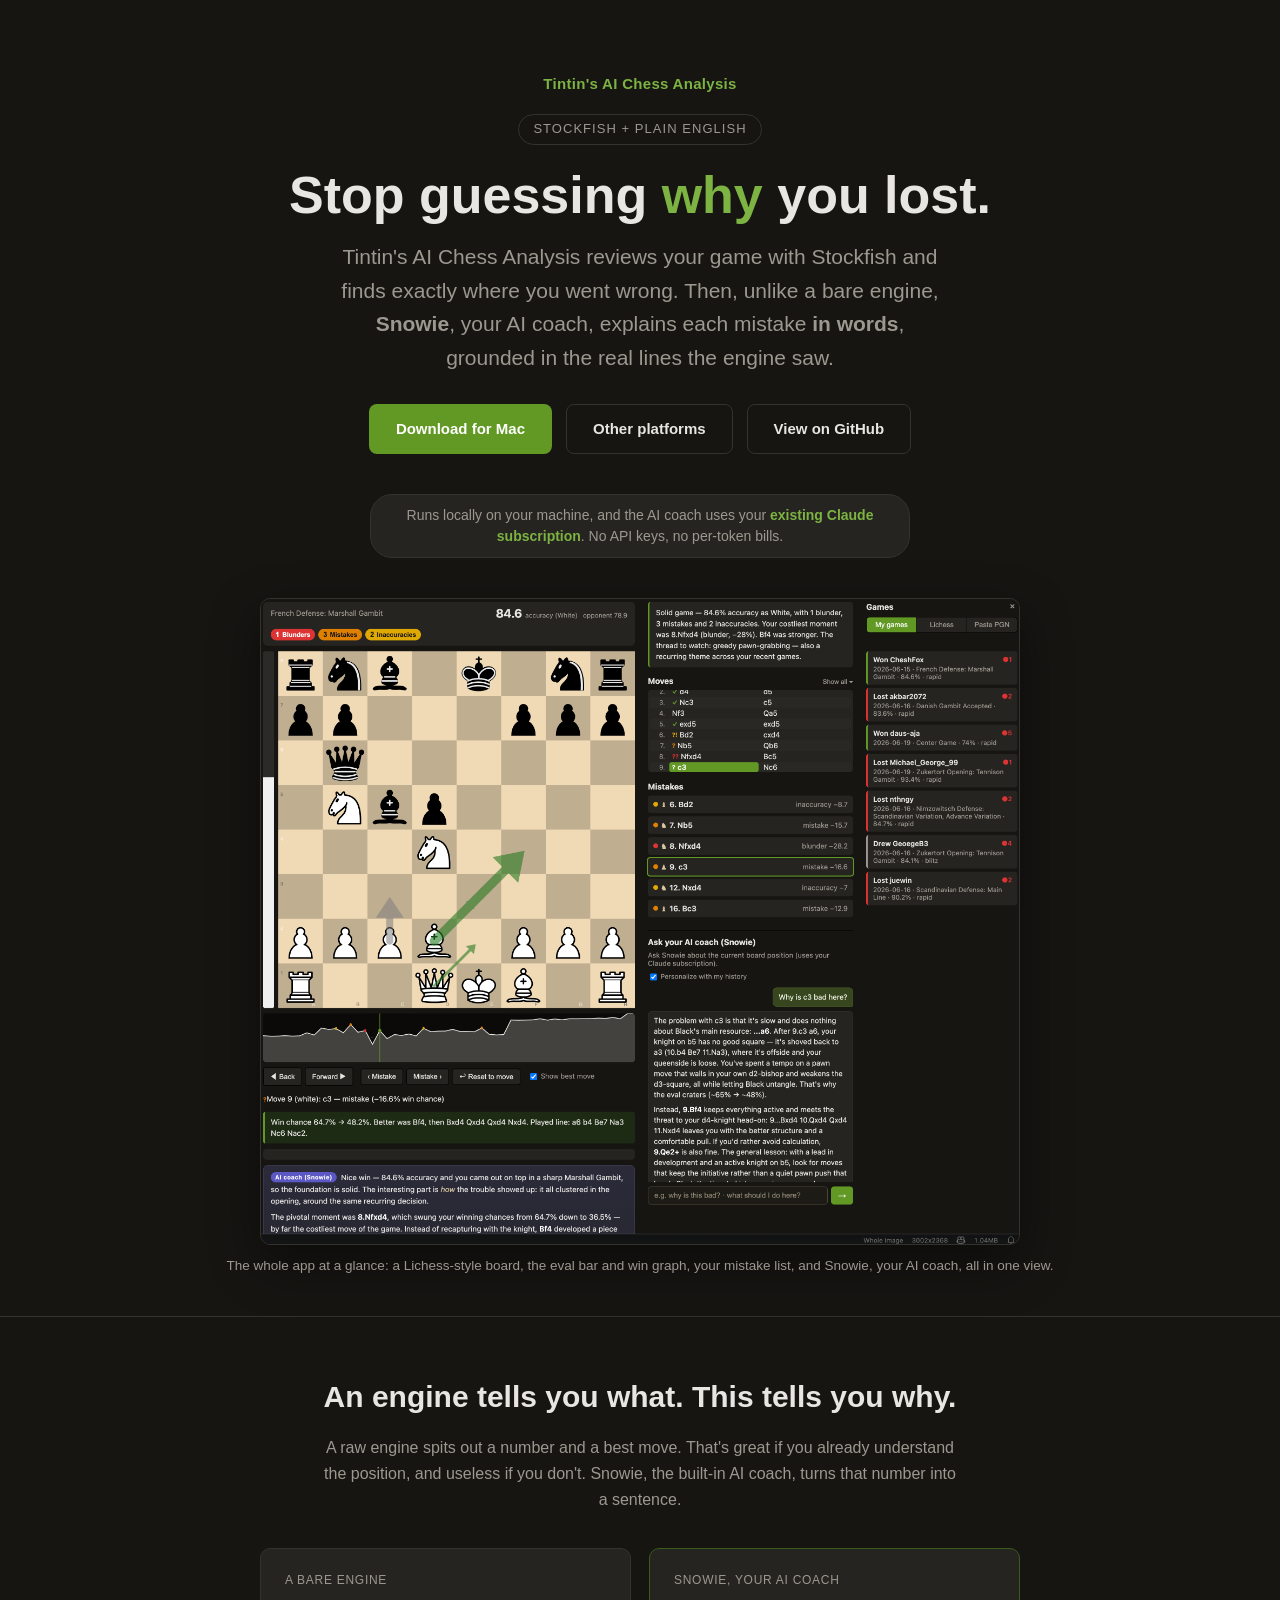
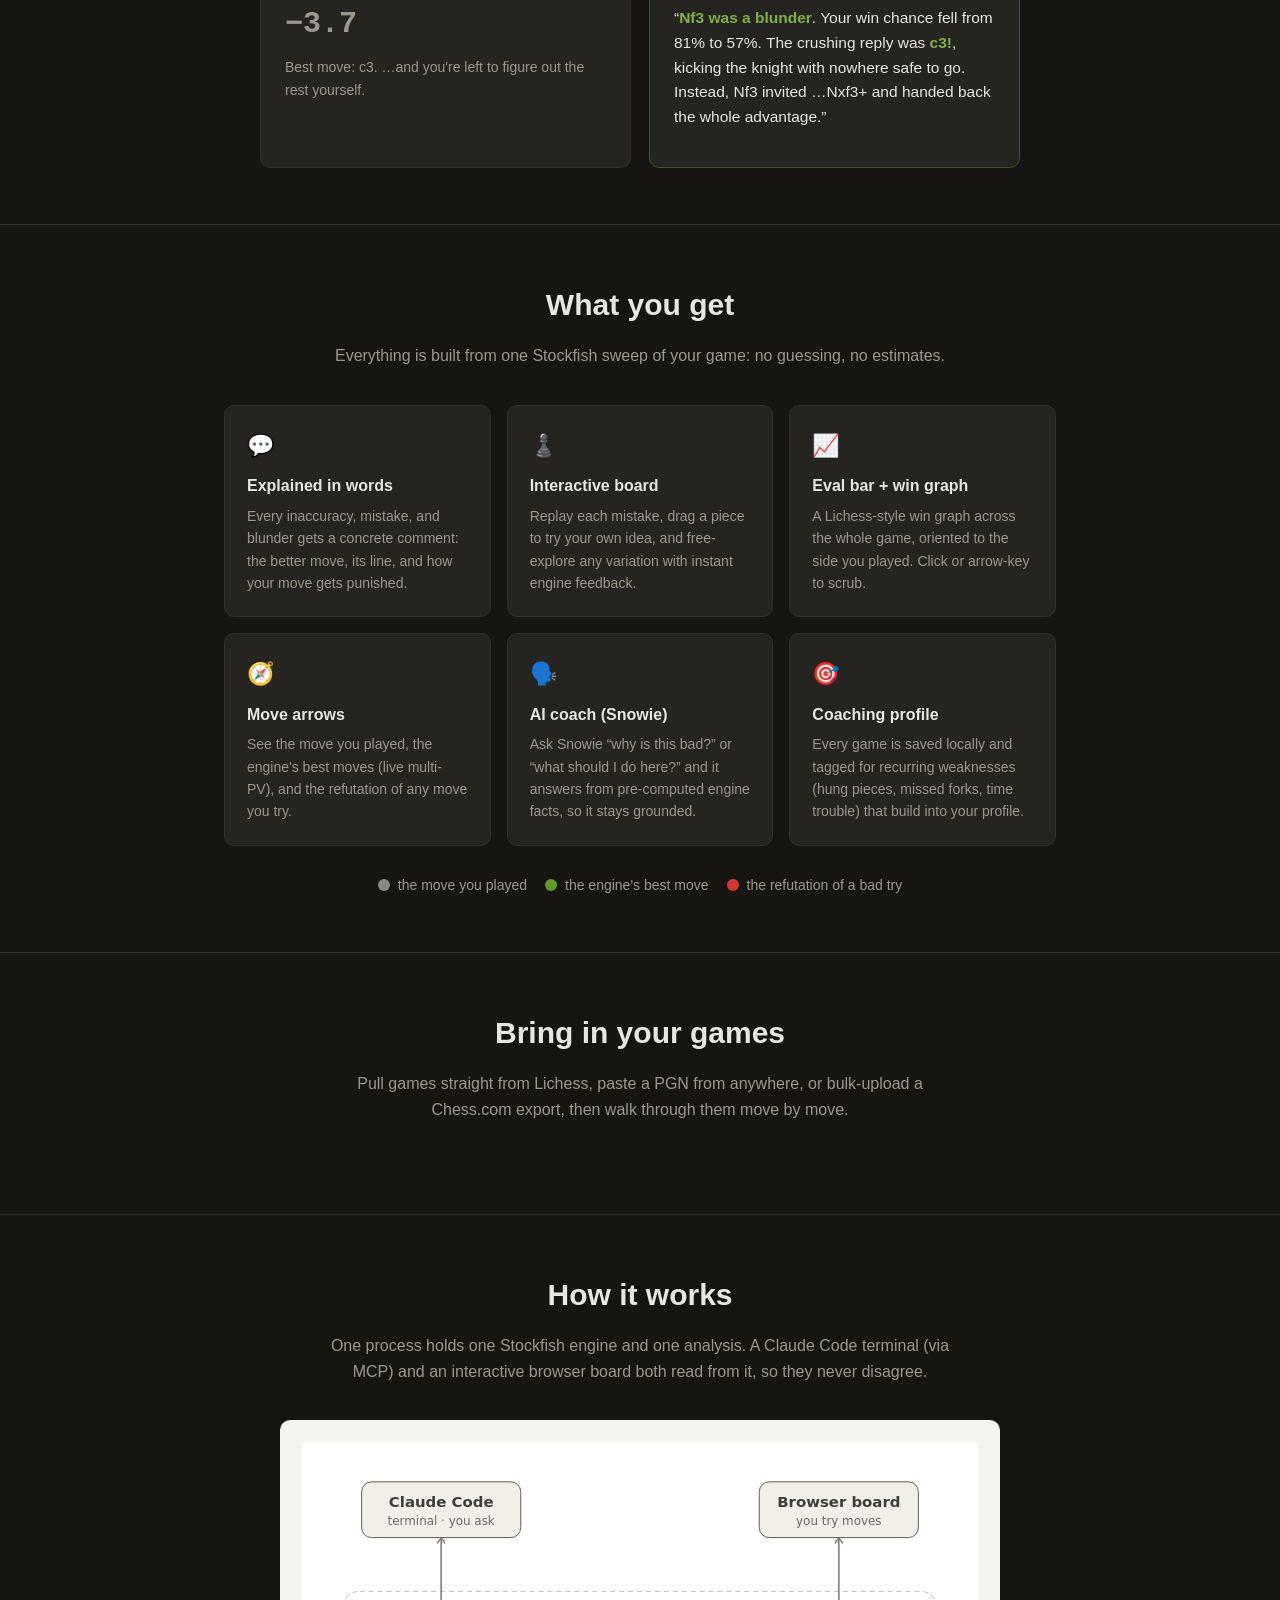
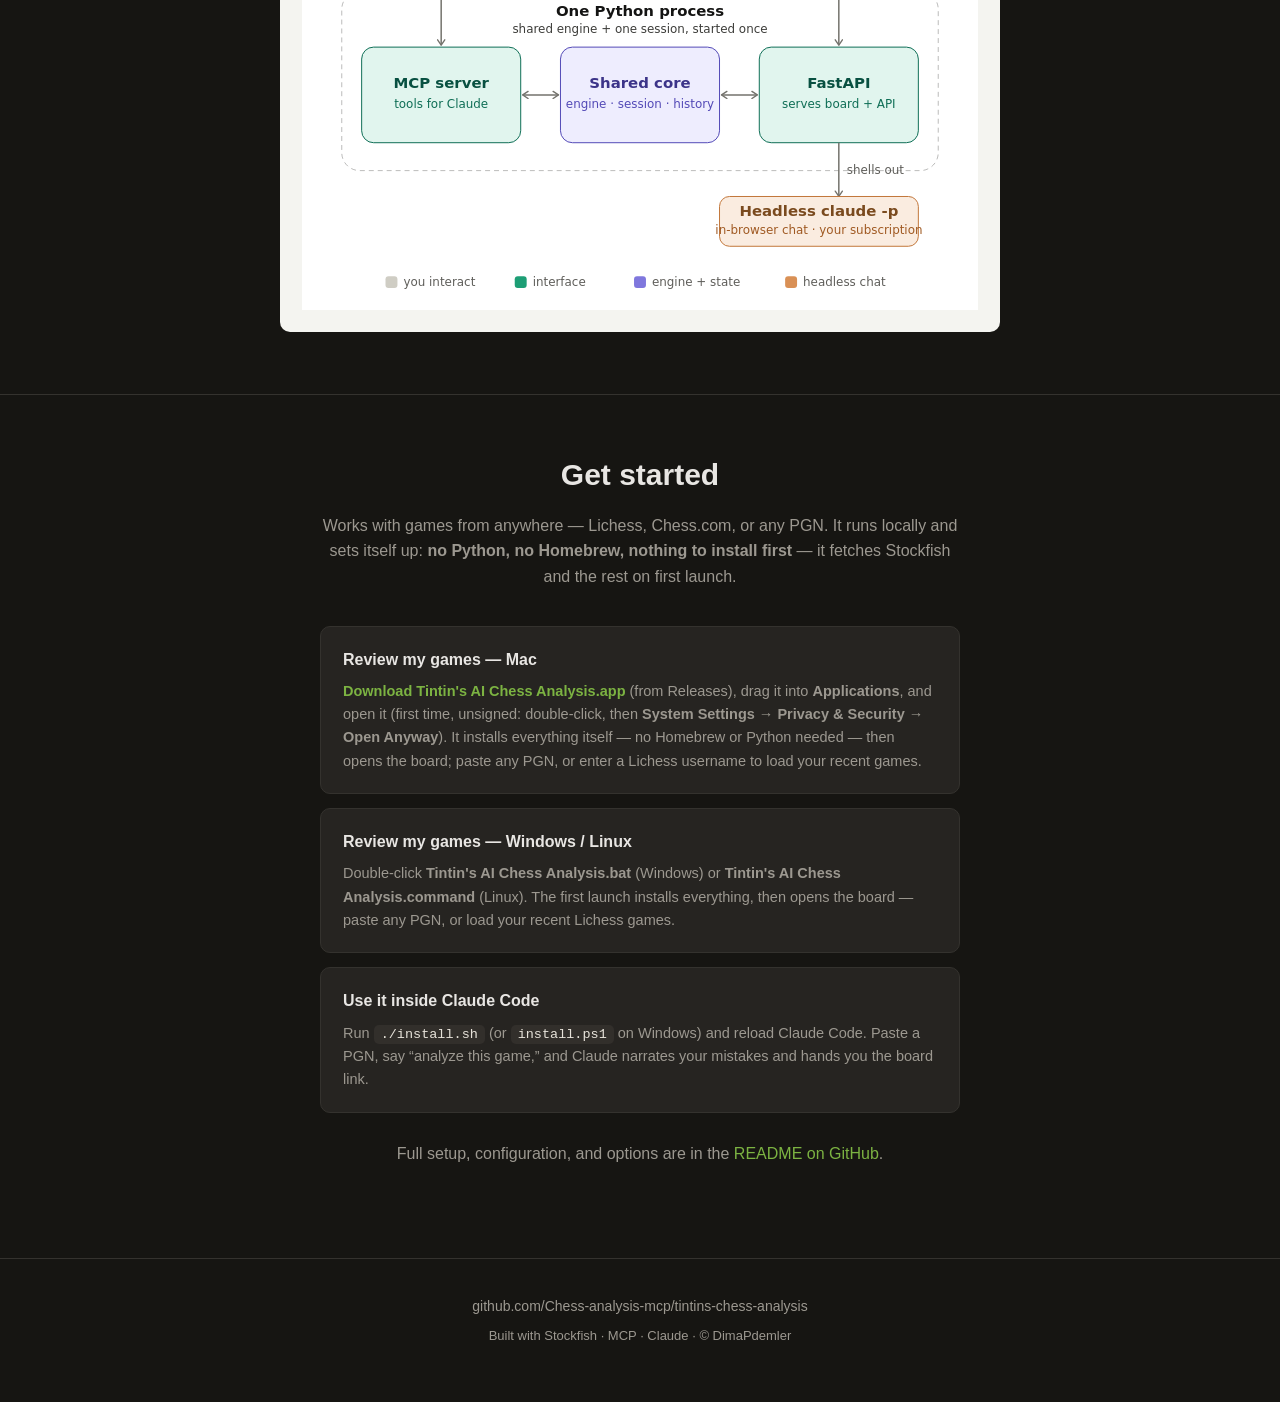
<file: docs/index.html>
<!DOCTYPE html>
<html lang="en">
<head>
  <meta charset="UTF-8" />
  <meta name="viewport" content="width=device-width, initial-scale=1.0" />
  <title>Tintin's AI Chess Analysis: your mistakes, explained in words</title>
  <meta name="description" content="Analyze a chess game with Stockfish, find where you went wrong, and, unlike a bare engine, get every mistake explained in plain words by Snowie, your AI coach, grounded in real engine lines." />
  <!-- Favicon reuses the app's icon (one level up from docs/). -->
  <link rel="icon" type="image/png" href="../frontend/favicon-32.png" />
  <link rel="icon" type="image/svg+xml" href="../frontend/favicon.svg" />
  <!-- Social share preview uses the hero screenshot. -->
  <meta property="og:title" content="Tintin's AI Chess Analysis: your mistakes, explained in words" />
  <meta property="og:description" content="Stockfish finds where you went wrong; this tool tells you why, in plain English." />
  <meta property="og:image" content="screenshots/chess_new_pipeline.png" />
  <link rel="stylesheet" href="style.css" />
</head>
<body>

  <!-- ===================== HERO ===================== -->
  <header class="hero">
    <div class="wrap">
      <div class="brand">Tintin's AI Chess Analysis</div>
      <span class="eyebrow">Stockfish + plain English</span>
      <h1>Stop guessing <span class="accent">why</span> you lost.</h1>
      <p class="tagline">
        Tintin's AI Chess Analysis reviews your game with Stockfish and finds exactly where you went
        wrong. Then, unlike a bare engine, <strong>Snowie</strong>, your AI coach, explains each
        mistake <strong>in words</strong>, grounded in the real lines the engine saw.
      </p>
      <div class="buttons">
        <a class="btn primary" href="https://github.com/Chess-analysis-mcp/tintins-chess-analysis/releases/latest">Download for Mac</a>
        <a class="btn secondary" href="#start">Other platforms</a>
        <a class="btn secondary" href="https://github.com/Chess-analysis-mcp/tintins-chess-analysis">View on GitHub</a>
      </div>

      <p class="local-note">
        Runs locally on your machine, and the AI coach uses your <strong>existing Claude
        subscription</strong>. No API keys, no per-token bills.
      </p>

      <!-- HERO SCREENSHOT: docs/screenshots/chess_new_pipeline.png
           A single shot of the whole app: the board with a mistake selected (gray "played" arrow +
           green best-move arrows + red refutation arrow), the eval bar, the win graph underneath,
           the mistake list, the Snowie AI-coach chat, and the Games panel. -->
      <figure>
        <img class="shot" src="screenshots/chess_new_pipeline.png"
             alt="The review board: a chess position with played, best, and refutation arrows, an eval bar, a win graph, a mistake list, the Snowie AI coach answering a question, and the Games panel." />
        <figcaption>The whole app at a glance: a Lichess-style board, the eval bar and win graph, your mistake list, and Snowie, your AI coach, all in one view.</figcaption>
      </figure>
    </div>
  </header>

  <!-- ===================== THE IDEA ===================== -->
  <section id="idea">
    <div class="wrap">
      <h2>An engine tells you what. This tells you why.</h2>
      <p class="lead">
        A raw engine spits out a number and a best move. That's great if you already understand the
        position, and useless if you don't. Snowie, the built-in AI coach, turns that number into a sentence.
      </p>
      <div class="contrast">
        <div class="card before">
          <div class="label">A bare engine</div>
          <div class="eval">−3.7</div>
          <p>Best move: c3. …and you're left to figure out the rest yourself.</p>
        </div>
        <div class="card after">
          <div class="label">Snowie, your AI coach</div>
          <p class="quote">
            “<b>Nf3 was a blunder</b>. Your win chance fell from 81% to 57%. The crushing reply was
            <b>c3!</b>, kicking the knight with nowhere safe to go. Instead, Nf3 invited …Nxf3+ and
            handed back the whole advantage.”
          </p>
        </div>
      </div>
    </div>
  </section>

  <!-- ===================== WHAT IT DOES ===================== -->
  <section id="features">
    <div class="wrap">
      <h2>What you get</h2>
      <p class="lead">Everything is built from one Stockfish sweep of your game: no guessing, no estimates.</p>
      <div class="features">
        <div class="feature">
          <span class="icon">💬</span>
          <h3>Explained in words</h3>
          <p>Every inaccuracy, mistake, and blunder gets a concrete comment: the better move, its line, and how your move gets punished.</p>
        </div>
        <div class="feature">
          <span class="icon">♟️</span>
          <h3>Interactive board</h3>
          <p>Replay each mistake, drag a piece to try your own idea, and free-explore any variation with instant engine feedback.</p>
        </div>
        <div class="feature">
          <span class="icon">📈</span>
          <h3>Eval bar + win graph</h3>
          <p>A Lichess-style win graph across the whole game, oriented to the side you played. Click or arrow-key to scrub.</p>
        </div>
        <div class="feature">
          <span class="icon">🧭</span>
          <h3>Move arrows</h3>
          <p>See the move you played, the engine's best moves (live multi-PV), and the refutation of any move you try.</p>
        </div>
        <div class="feature">
          <span class="icon">🗣️</span>
          <h3>AI coach (Snowie)</h3>
          <p>Ask Snowie “why is this bad?” or “what should I do here?” and it answers from pre-computed engine facts, so it stays grounded.</p>
        </div>
        <div class="feature">
          <span class="icon">🎯</span>
          <h3>Coaching profile</h3>
          <p>Every game is saved locally and tagged for recurring weaknesses (hung pieces, missed forks, time trouble) that build into your profile.</p>
        </div>
      </div>

      <div class="legend">
        <span class="chip"><span class="dot played"></span> the move you played</span>
        <span class="chip"><span class="dot best"></span> the engine's best move</span>
        <span class="chip"><span class="dot refute"></span> the refutation of a bad try</span>
      </div>
    </div>
  </section>

  <!-- ===================== BRING IN YOUR GAMES ===================== -->
  <section id="screenshots">
    <div class="wrap">
      <h2>Bring in your games</h2>
      <p class="lead">Pull games straight from Lichess, paste a PGN from anywhere, or bulk-upload a
        Chess.com export, then walk through them move by move.</p>
    </div>
  </section>

  <!-- ===================== HOW IT WORKS ===================== -->
  <section id="how">
    <div class="wrap">
      <h2>How it works</h2>
      <p class="lead">
        One process holds one Stockfish engine and one analysis. A Claude Code terminal (via MCP) and
        an interactive browser board both read from it, so they never disagree.
      </p>
      <div class="arch">
        <img src="chess_mcp_architecture.svg"
             alt="Architecture: Claude Code in the terminal and a browser board both connect into one Python process holding an MCP server, a shared Stockfish engine and session, and a FastAPI web server." />
      </div>
    </div>
  </section>

  <!-- ===================== GET STARTED ===================== -->
  <section id="start">
    <div class="wrap">
      <h2>Get started</h2>
      <p class="lead">Works with games from anywhere — Lichess, Chess.com, or any PGN. It runs locally and
        sets itself up: <strong>no Python, no Homebrew, nothing to install first</strong> — it fetches
        Stockfish and the rest on first launch.</p>
      <div class="start-steps">
        <div class="opt">
          <h3>Review my games — Mac</h3>
          <p>
            <a href="https://github.com/Chess-analysis-mcp/tintins-chess-analysis/releases/latest"><strong>Download
            Tintin's AI Chess Analysis.app</strong></a> (from Releases), drag it into
            <strong>Applications</strong>, and open it (first time, unsigned: double-click, then
            <strong>System Settings → Privacy &amp; Security → Open Anyway</strong>). It installs
            everything itself — no Homebrew or Python needed — then opens the board; paste any PGN, or
            enter a Lichess username to load your recent games.
          </p>
        </div>
        <div class="opt">
          <h3>Review my games — Windows / Linux</h3>
          <p>
            Double-click <strong>Tintin's AI Chess Analysis.bat</strong> (Windows) or
            <strong>Tintin's AI Chess Analysis.command</strong> (Linux). The first launch installs
            everything, then opens the board — paste any PGN, or load your recent Lichess games.
          </p>
        </div>
        <div class="opt">
          <h3>Use it inside Claude Code</h3>
          <p>
            Run <code>./install.sh</code> (or <code>install.ps1</code> on Windows) and reload Claude
            Code. Paste a PGN, say “analyze this game,” and Claude narrates your mistakes and hands
            you the board link.
          </p>
        </div>
      </div>
      <p class="lead" style="margin-top: 28px;">
        Full setup, configuration, and options are in the
        <a href="https://github.com/Chess-analysis-mcp/tintins-chess-analysis#readme">README on GitHub</a>.
      </p>
    </div>
  </section>

  <!-- ===================== FOOTER ===================== -->
  <footer>
    <div class="wrap">
      <a href="https://github.com/Chess-analysis-mcp/tintins-chess-analysis">github.com/Chess-analysis-mcp/tintins-chess-analysis</a>
      <div class="made">Built with Stockfish · MCP · Claude · © DimaPdemler</div>
    </div>
  </footer>

</body>
</html>
</file>
<file: docs/style.css>
/* Chess Review landing page styles.
   Theme mirrors the app (frontend/styles.css) so the site and the tool feel like one product. */

:root {
  --bg: #161512;
  --panel: #262421;
  --panel2: #322f2b;
  --border: #34322e;
  --text: #e8e6e3;
  --muted: #9c9890;
  --accent: #629924;
  --accent-bright: #7cb342;
  --inaccuracy: #e0a800;
  --mistake: #e08000;
  --blunder: #d33;
  --max: 880px;
}

* { box-sizing: border-box; }

html { scroll-behavior: smooth; }

body {
  margin: 0;
  font-family: -apple-system, BlinkMacSystemFont, "Segoe UI", Roboto, sans-serif;
  background: var(--bg);
  color: var(--text);
  line-height: 1.6;
  -webkit-font-smoothing: antialiased;
}

a { color: var(--accent-bright); text-decoration: none; }
a:hover { text-decoration: underline; }

.wrap {
  max-width: var(--max);
  margin: 0 auto;
  padding: 0 24px;
}

/* ---- Hero ---- */
.hero {
  text-align: center;
  padding: 72px 0 40px;
  border-bottom: 1px solid var(--border);
}

.hero .brand {
  font-size: 15px;
  font-weight: 700;
  letter-spacing: 0.02em;
  color: var(--accent-bright);
  margin-bottom: 18px;
}

.hero .eyebrow {
  display: inline-block;
  font-size: 13px;
  letter-spacing: 0.08em;
  text-transform: uppercase;
  color: var(--muted);
  border: 1px solid var(--border);
  border-radius: 999px;
  padding: 4px 14px;
  margin-bottom: 22px;
}

.hero h1 {
  font-size: clamp(34px, 6vw, 52px);
  line-height: 1.1;
  margin: 0 0 16px;
  font-weight: 700;
}

.hero h1 .accent { color: var(--accent-bright); }

.hero .tagline {
  font-size: clamp(17px, 2.4vw, 21px);
  color: var(--muted);
  max-width: 620px;
  margin: 0 auto 30px;
}

.buttons {
  display: flex;
  gap: 14px;
  justify-content: center;
  flex-wrap: wrap;
  margin-bottom: 40px;
}

.btn {
  display: inline-block;
  padding: 12px 26px;
  border-radius: 8px;
  font-weight: 600;
  font-size: 15px;
  border: 1px solid transparent;
  transition: background 0.15s, border-color 0.15s;
}
.btn:hover { text-decoration: none; }
.btn.primary { background: var(--accent); color: #fff; }
.btn.primary:hover { background: var(--accent-bright); }
.btn.secondary { background: transparent; color: var(--text); border-color: var(--border); }
.btn.secondary:hover { background: var(--panel); }

.local-note {
  display: inline-block;
  font-size: 14px;
  line-height: 1.5;
  color: var(--muted);
  background: var(--panel);
  border: 1px solid var(--border);
  border-radius: 22px;
  padding: 10px 22px;
  margin: 0 auto 40px;
  max-width: 540px;
}
.local-note strong { color: var(--accent-bright); font-weight: 600; }

/* ---- Screenshots ---- */
figure { margin: 0; }

.shot {
  width: 100%;
  height: auto;
  display: block;
  border-radius: 10px;
  border: 1px solid var(--border);
  background: var(--panel);
}

.hero .shot {
  max-width: 760px;
  margin: 0 auto;
  box-shadow: 0 18px 50px rgba(0, 0, 0, 0.45);
}

figcaption {
  text-align: center;
  color: var(--muted);
  font-size: 13.5px;
  margin-top: 10px;
}

/* ---- Sections ---- */
section { padding: 56px 0; border-bottom: 1px solid var(--border); }
section h2 {
  font-size: clamp(24px, 3.4vw, 30px);
  margin: 0 0 14px;
  text-align: center;
}
section .lead {
  color: var(--muted);
  text-align: center;
  max-width: 640px;
  margin: 0 auto 36px;
  font-size: 16px;
}

/* The idea: before/after contrast */
.contrast {
  display: grid;
  grid-template-columns: 1fr 1fr;
  gap: 18px;
  max-width: 760px;
  margin: 0 auto;
}
.card {
  background: var(--panel);
  border: 1px solid var(--border);
  border-radius: 10px;
  padding: 22px 24px;
}
.card .label {
  font-size: 12px;
  letter-spacing: 0.06em;
  text-transform: uppercase;
  color: var(--muted);
  margin-bottom: 10px;
}
.card.before .eval {
  font-family: ui-monospace, Menlo, monospace;
  font-size: 30px;
  color: var(--muted);
  font-weight: 700;
}
.card.before p { color: var(--muted); margin: 8px 0 0; font-size: 14px; }
.card.after { border-color: #3a5a1e; }
.card.after .quote { font-size: 15.5px; }
.card.after .quote b { color: var(--accent-bright); }

/* Feature grid */
.features {
  display: grid;
  grid-template-columns: repeat(3, 1fr);
  gap: 16px;
}
.feature {
  background: var(--panel);
  border: 1px solid var(--border);
  border-radius: 10px;
  padding: 22px;
}
.feature .icon { font-size: 22px; margin-bottom: 10px; display: block; }
.feature h3 { margin: 0 0 6px; font-size: 16px; }
.feature p { margin: 0; color: var(--muted); font-size: 14px; }

/* Arrow legend chips */
.legend {
  display: flex;
  gap: 18px;
  justify-content: center;
  flex-wrap: wrap;
  margin-top: 28px;
}
.chip { display: inline-flex; align-items: center; gap: 8px; font-size: 14px; color: var(--muted); }
.dot { width: 12px; height: 12px; border-radius: 50%; display: inline-block; }
.dot.played { background: #888; }
.dot.best { background: var(--accent); }
.dot.refute { background: var(--blunder); }

/* How it works */
.arch {
  background: #f4f4f0;
  border-radius: 10px;
  padding: 22px;
  max-width: 720px;
  margin: 0 auto 6px;
}
.arch img { width: 100%; height: auto; display: block; }

/* Get started */
.start-steps {
  max-width: 640px;
  margin: 0 auto;
}
.start-steps .opt {
  background: var(--panel);
  border: 1px solid var(--border);
  border-radius: 10px;
  padding: 20px 22px;
  margin-bottom: 14px;
}
.start-steps h3 { margin: 0 0 8px; font-size: 16px; }
.start-steps p { margin: 0; color: var(--muted); font-size: 14.5px; }
code {
  font-family: ui-monospace, Menlo, monospace;
  background: var(--panel2);
  color: #e7e3da;
  padding: 2px 7px;
  border-radius: 5px;
  font-size: 13.5px;
}

/* Footer */
footer {
  text-align: center;
  padding: 36px 0 56px;
  color: var(--muted);
  font-size: 14px;
}
footer a { color: var(--muted); }
footer .made { margin-top: 8px; font-size: 13px; }

/* ---- Responsive ---- */
@media (max-width: 720px) {
  .features { grid-template-columns: 1fr; }
  .contrast { grid-template-columns: 1fr; }
}
</file>
